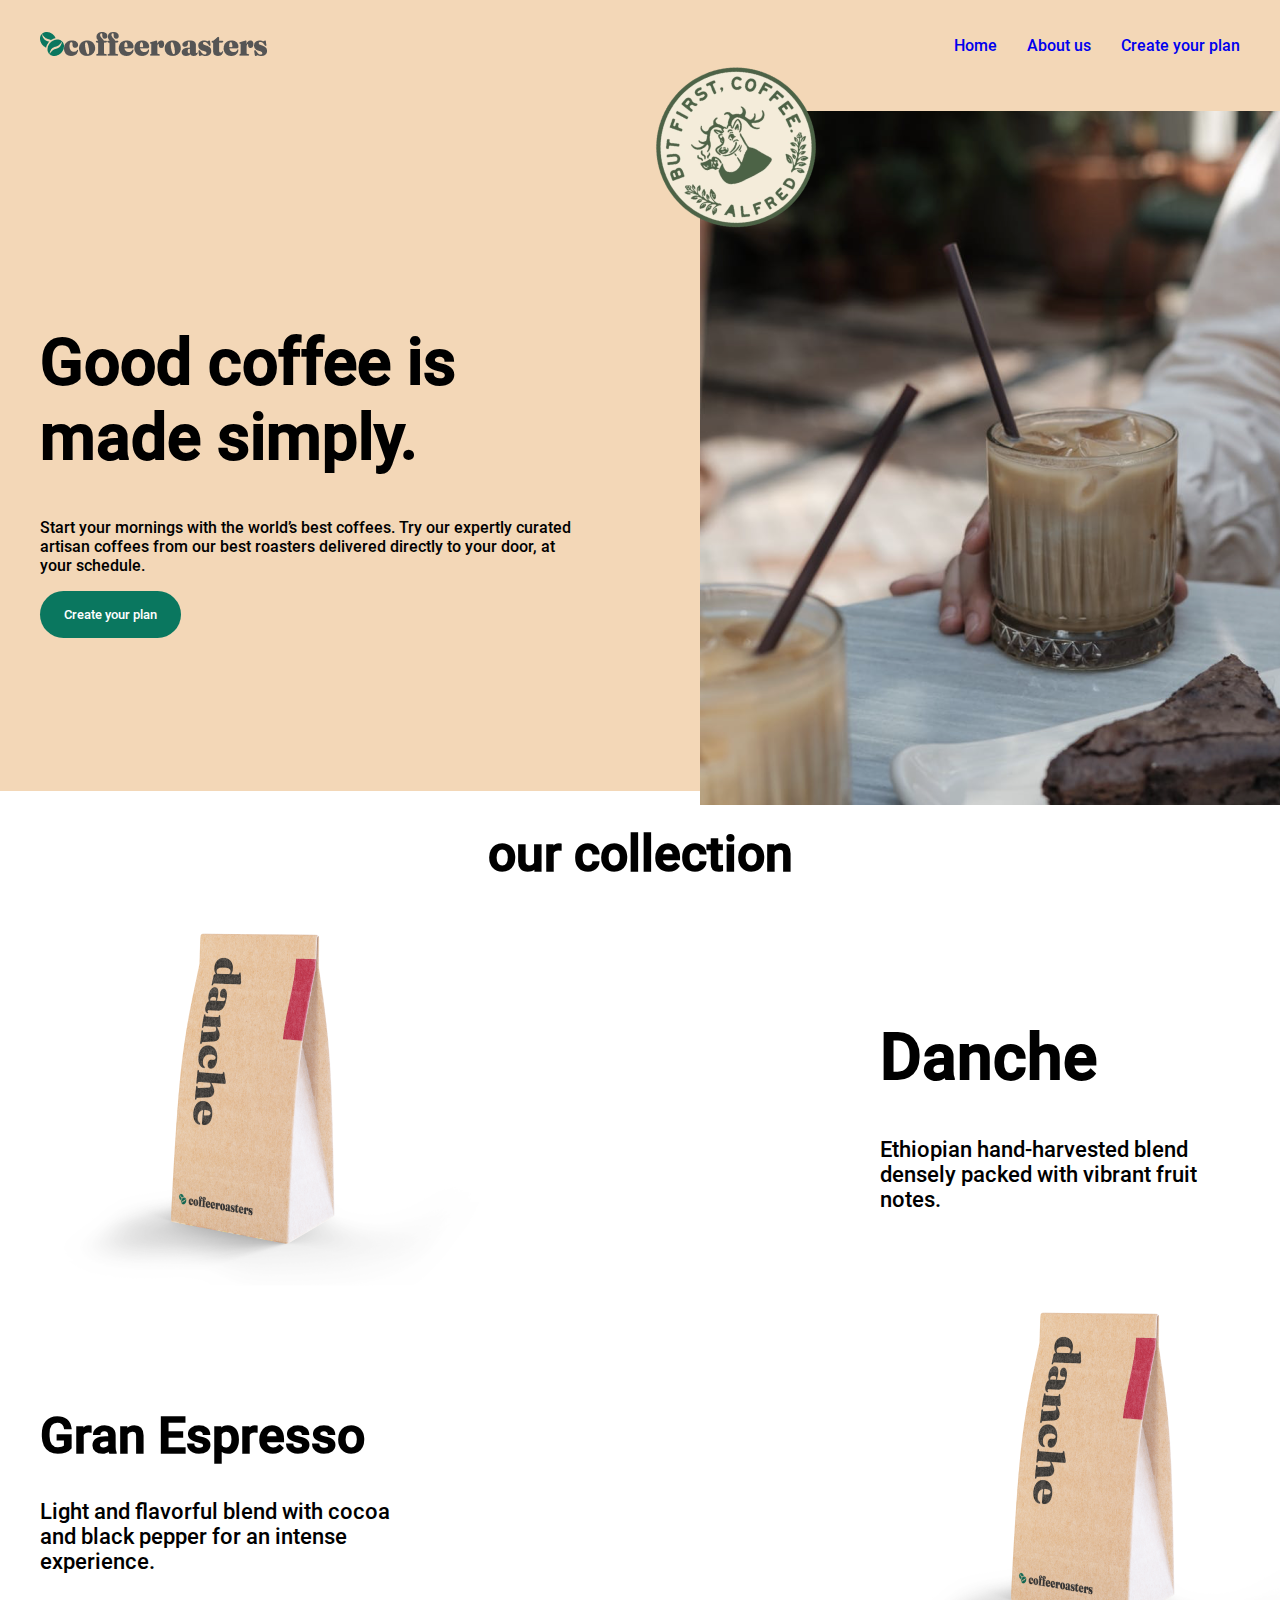
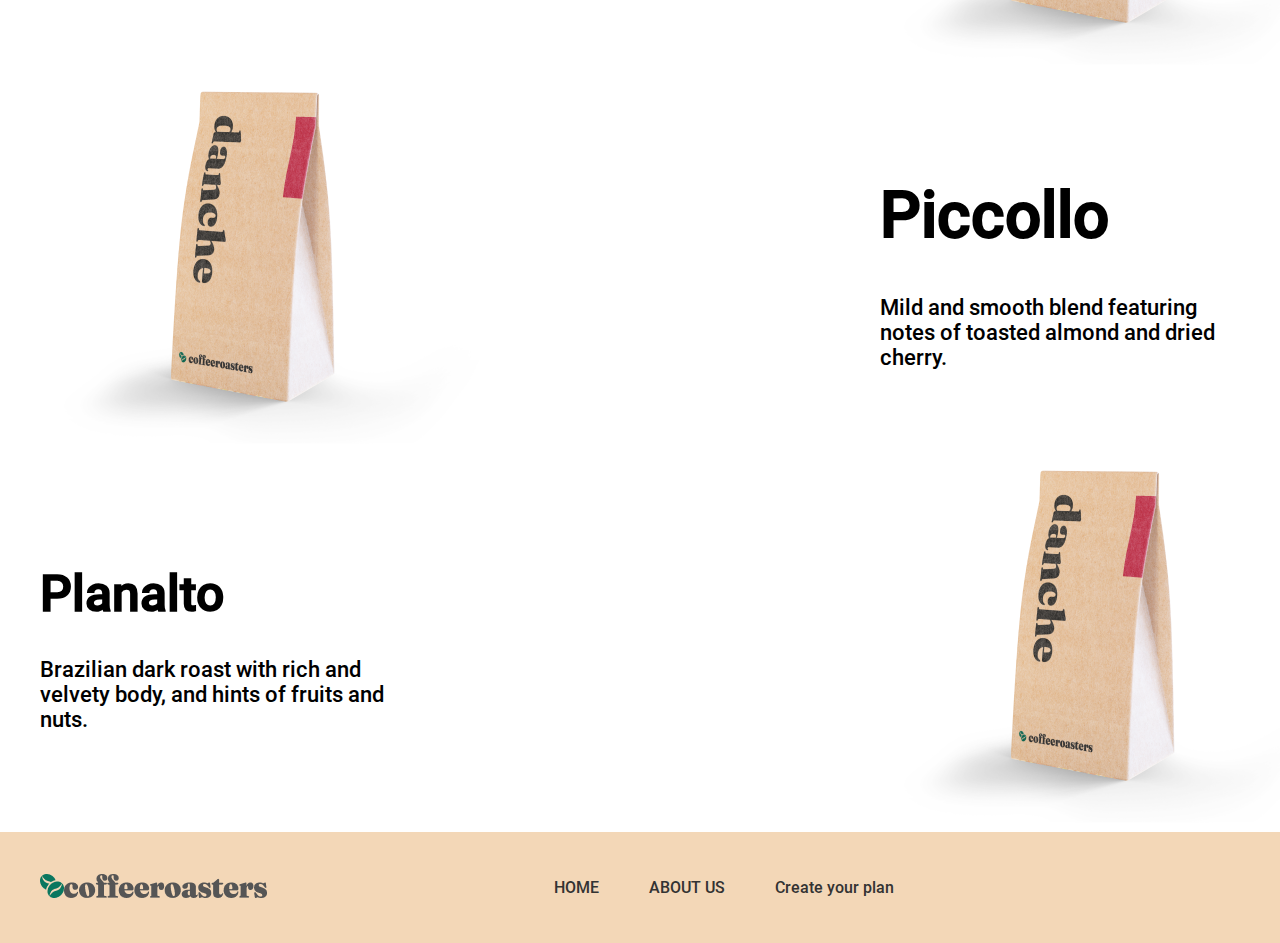
<file: index.html>
<!DOCTYPE html>
<html lang="en">
  <head>
    <meta charset="UTF-8" />
    <meta name="viewport" content="width=device-width, initial-scale=1.0" />
    <title>Cofferoaster</title>
    <link
      rel="stylesheet"
      href="https://cdnjs.cloudflare.com/ajax/libs/font-awesome/6.6.0/css/all.min.css"
      integrity="sha512-Kc323vGBEqzTmouAECnVceyQqyqdsSiqLQISBL29aUW4U/M7pSPA/gEUZQqv1cwx4OnYxTxve5UMg5GT6L4JJg=="
      crossorigin="anonymous"
      referrerpolicy="no-referrer"
    />
    <link
      rel="stylesheet"
      href="https://cdnjs.cloudflare.com/ajax/libs/font-awesome/6.6.0/css/all.min.css"
      integrity="sha512-Kc323vGBEqzTmouAECnVceyQqyqdsSiqLQISBL29aUW4U/M7pSPA/gEUZQqv1cwx4OnYxTxve5UMg5GT6L4JJg=="
      crossorigin="anonymous"
      referrerpolicy="no-referrer"
    />
    <link rel="stylesheet" href="style.css" />
  </head>
  <body>
    <header>
      <div class="container">
        <div class="flex">
          <a href="#"><img src="img/logo.png" alt="" /></a>
          <ul>
            <a href="index.html"><li>Home</li></a>
            <a href="about/index.html"><li>About us</li></a>
            <a href="#"><li>Create your plan</li></a>
        </ul>
        </div>
      </div>
    </header>
    <main>
      <div class="container">
        <div class="flex">
          <div class="w-50">
            <h1 style="font-size: 64px">Good coffee is made simply.</h1>
            <p style="font-size: 16px">
              Start your mornings with the world’s best coffees. Try our
              expertly curated artisan coffees from our best roasters delivered
              directly to your door, at your schedule.
            </p>
            <button>Create your plan</button>
          </div>
          <div class="w-50">
            <img src="img/main.png" alt="" />
            <img src="img/circle.png" alt="" class="circle" />
          </div>
        </div>
      </div>
    </main>
    <section>
      <div class="container">
        <h1 style="font-size: 50px; text-align: center">our collection</h1>
        <div class="flex">
          <div class="w-30">
            <img src="img/box.png" alt="" />
          </div>
          <div class="w-30">
            <h1 style="font-size: 64px">Danche</h1>
            <p style="font-size: 22px">
              Ethiopian hand-harvested blend densely packed with vibrant fruit
              notes.
            </p>
          </div>
        </div>
        <div class="flex">
          <div class="w-30">
            <h1 style="font-size: 50px">Gran Espresso</h1>
            <p style="font-size: 22px">
              Light and flavorful blend with cocoa and black pepper for an
              intense experience.
            </p>
          </div>
          <div class="w-30">
            <img src="img/box.png" alt="" />
          </div>
        </div>
        <div class="flex">
          <div class="w-30">
            <img src="img/box.png" alt="" />
          </div>
          <div class="w-30">
            <h1 style="font-size: 64px">Piccollo</h1>
            <p style="font-size: 22px">
              Mild and smooth blend featuring notes of toasted almond and dried
              cherry.
            </p>
          </div>
        </div>
        <div class="flex">
          <div class="w-30">
            <h1 style="font-size: 50px">Planalto</h1>
            <p style="font-size: 22px">
              Brazilian dark roast with rich and velvety body, and hints of
              fruits and nuts.
            </p>
          </div>
          <div class="w-30">
            <img src="img/box.png" alt="" />
          </div>
        </div>
      </div>
    </section>
    <footer>
      <div class="container">
        <div class="flex">
          <a href="#">
            <img src="./img/logo.png" alt="" />
          </a>
          <ul class="flex">
            <li>
              <a href="#"> HOME </a>
            </li>
            <li>
              <a href="#"> ABOUT US </a>
            </li>
            <li>
              <a href="#"> Create your plan </a>
            </li>
          </ul>
          <div class="flex" style="font-size: 30px">
            <i class="fa-brands fa-facebook"></i>
            <i class="fa-brands fa-twitter"></i>
            <i class="fa-brands fa-instagram"></i>
          </div>
        </div>
      </div>
    </footer>
  </body>
</html>
</file>
<file: style.css>
@font-face {
  font-family: "Roboto";
  src: url(./font/Roboto/Roboto-Medium.ttf);
}
* {
  box-sizing: border-box;
  list-style: none;
  text-decoration: none;
  font-family: "Roboto";
}

body {
  margin: 0;
  padding: 0;
}

ul {
  gap: 30px;
  display: flex;
}

.container {
  max-width: 1200px;
  margin: 0 auto;
}
.flex {
  display: flex;
  align-items: center;
  justify-content: space-between;
  gap: 50px;
}
.w-30 {
  width: 30%;
}
.w-50 {
  width: 45%;
  position: relative;
}

header {
  background: #f3d7b7;
  padding: 20px;
}

main {
  background: #f3d7b7;
  height: 700px;
  padding: 20px;
}

main button {
  width: Hug (193px) px;
  height: Hug (51px) px;
  top: 492px;
  left: 50px;
  padding: 16px 24px 16px 24px;
  gap: 10px;
  border-radius: 100px;
  color: white;
  background: #0a775f;
  border: none;
  opacity: 0px;
}

.circle {
  position: absolute;
  top: -70px;
  left: -70px;
  animation: 6s linear infinite anim;
}

footer {
  padding: 20px 0;
  background-color: #f3d7b7;
  color: #333333;
  padding: 30px;
}

footer ul a {
  color: #333333;
}

section img:hover {
  transform: scale(1.3);
}

@keyframes anim {
  from {
    transform: rotate(0deg);
  }
  to {
    transform: rotate(-360deg);
  }
}
</file>
